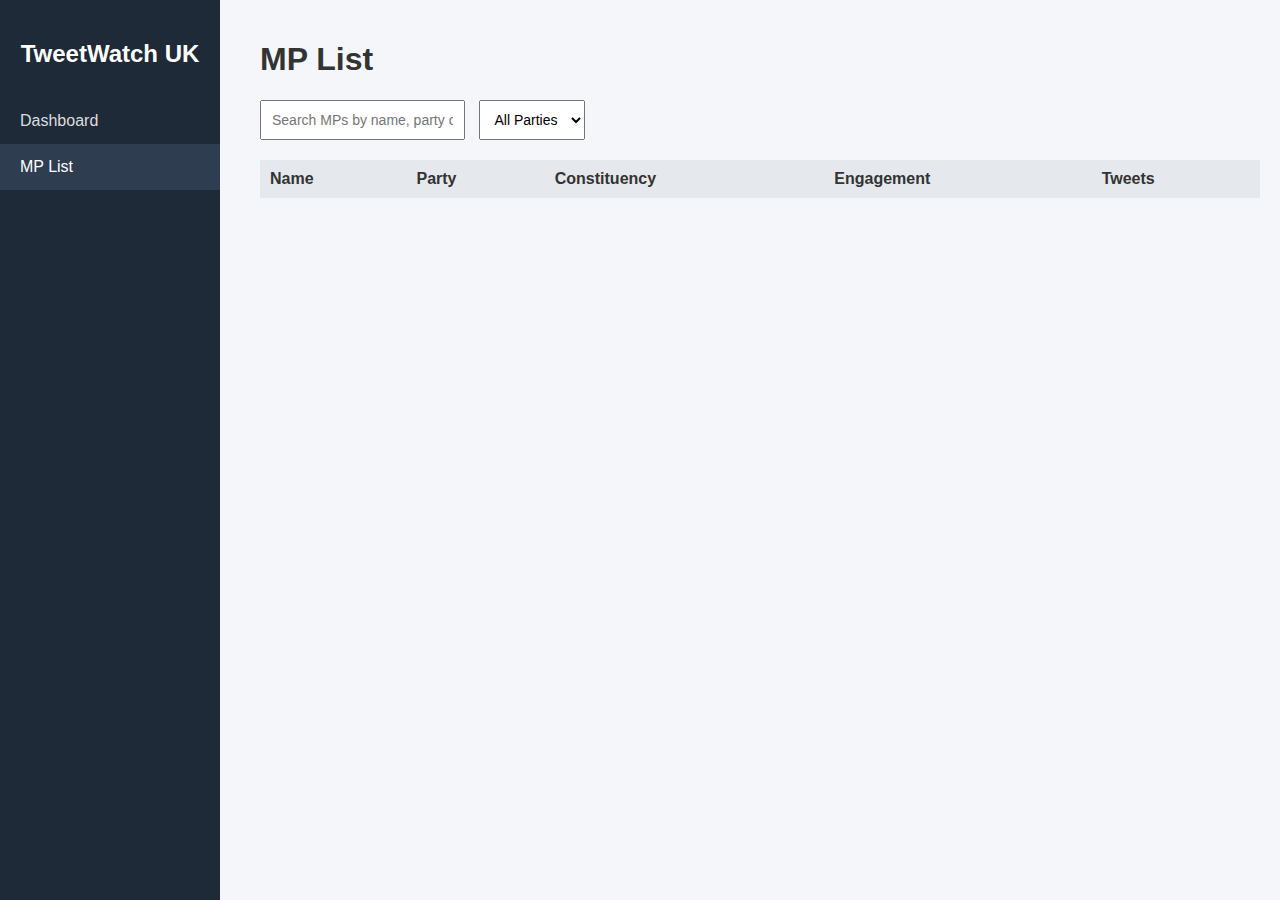
<file: mps.html>
<!DOCTYPE html>
<html lang="en">
<head>
    <meta charset="UTF-8">
    <title>MP List – TweetWatch UK</title>
    <link rel="stylesheet" href="style.css">
    <script defer src="mp_modal.js"></script>
    <script defer src="mps.js"></script>
</head>
<body>

<div class="sidebar">
    <h2>TweetWatch UK</h2>
    <a href="index.html">Dashboard</a>
    <a class="active" href="mps.html">MP List</a>
</div>

<div class="main">
    <h1>MP List</h1>

    <!-- Search + Filters -->
    <div class="filter-bar">
        <input type="text" id="search-input" placeholder="Search MPs by name, party or constituency">
        <select id="party-filter">
            <option value="">All Parties</option>
        </select>
    </div>

    <!-- MP Table -->
    <table class="mp-table" id="mp-table">
        <thead>
            <tr>
                <th>Name</th>
                <th>Party</th>
                <th>Constituency</th>
                <th>Engagement</th>
                <th>Tweets</th>
            </tr>
        </thead>
        <tbody></tbody>
    </table>
</div>

<!-- Modal -->
<div id="mpModal" class="modal">
  <div class="modal-content">
    <span class="close">&times;</span>
    <div id="mpModalBody"></div>
  </div>
</div>

</body>
</html>
</file>
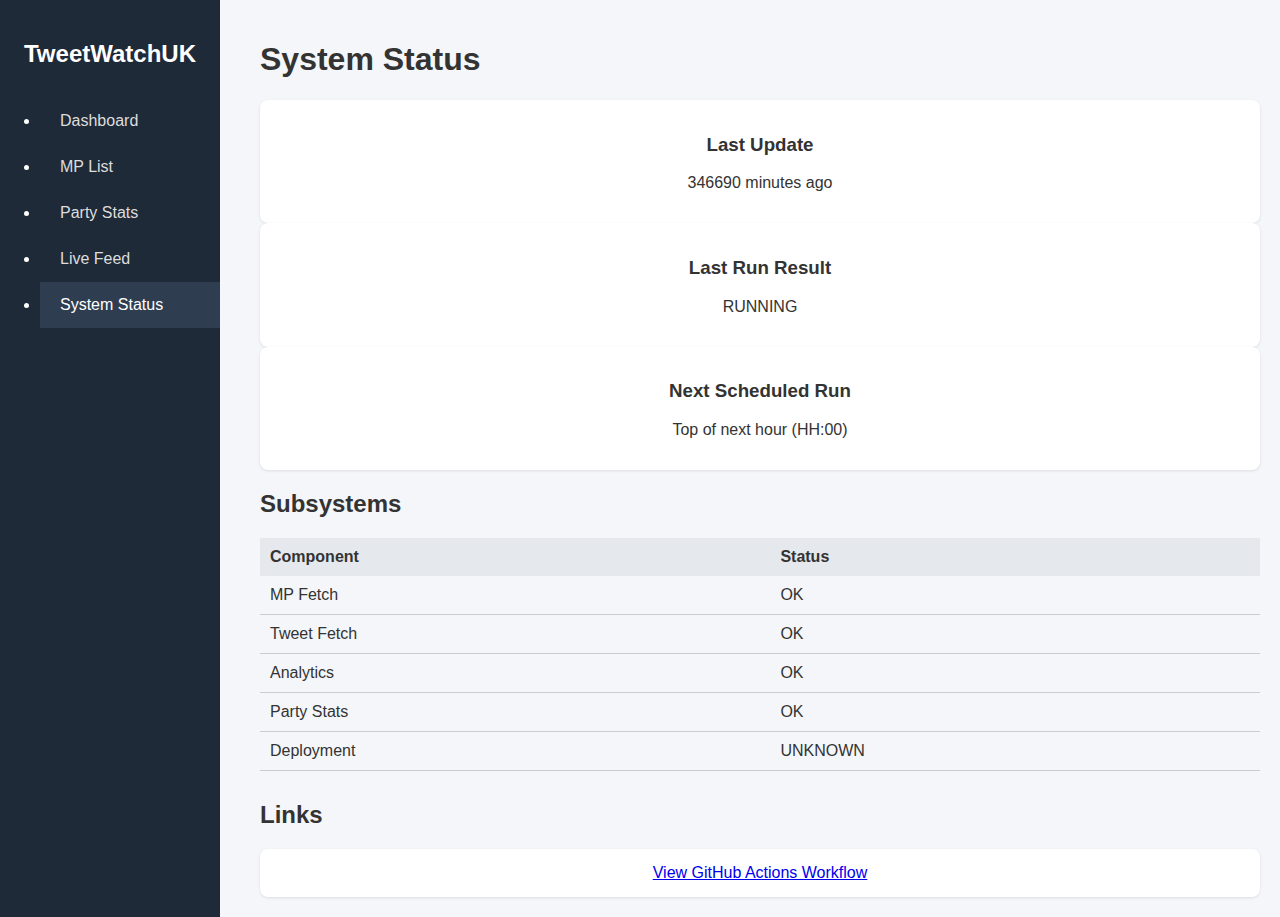
<file: status.html>
<!DOCTYPE html>
<html>
<head>
    <title>System Status – TweetWatchUK</title>
    <link rel="stylesheet" href="style.css">
    <script defer src="status.js"></script>
</head>

<body>

<div class="sidebar">
    <h2>TweetWatchUK</h2>
    <ul>
        <li><a href="index.html">Dashboard</a></li>
        <li><a href="mps.html">MP List</a></li>
        <li><a href="party.html">Party Stats</a></li>
        <li><a href="feed.html">Live Feed</a></li>
        <li><a href="status.html" class="active">System Status</a></li>
    </ul>
</div>

<div class="main">

<h1>System Status</h1>

<div class="metric-card">
    <h3>Last Update</h3>
    <p id="status-last-updated">Loading…</p>
</div>

<div class="metric-card">
    <h3>Last Run Result</h3>
    <p id="status-result">Loading…</p>
</div>

<div class="metric-card">
    <h3>Next Scheduled Run</h3>
    <p>Top of next hour (HH:00)</p>
</div>

<h2>Subsystems</h2>

<table id="status-table">
    <thead>
        <tr>
            <th>Component</th>
            <th>Status</th>
        </tr>
    </thead>
    <tbody>
        <tr><td>MP Fetch</td><td id="comp-mps">Loading…</td></tr>
        <tr><td>Tweet Fetch</td><td id="comp-tweets">Loading…</td></tr>
        <tr><td>Analytics</td><td id="comp-analytics">Loading…</td></tr>
        <tr><td>Party Stats</td><td id="comp-parties">Loading…</td></tr>
        <tr><td>Deployment</td><td id="comp-deploy">Loading…</td></tr>
    </tbody>
</table>

<h2>Links</h2>
<div class="metric-card">
    <a href="https://github.com/j1997sh/TweetWatchUK/actions" target="_blank">
        View GitHub Actions Workflow
    </a>
</div>

</div>

</body>
</html>
</file>
<file: style.css>
body {
    margin: 0;
    font-family: Arial, sans-serif;
    background: #f4f6f9;
    color: #333;
}

/* Sidebar */
.sidebar {
    position: fixed;
    left: 0;
    top: 0;
    width: 220px;
    height: 100%;
    background: #1f2a38;
    color: white;
    padding-top: 20px;
}

.sidebar h2 {
    text-align: center;
    margin-bottom: 30px;
}

.sidebar a {
    display: block;
    padding: 14px 20px;
    color: #ddd;
    text-decoration: none;
}

.sidebar a.active,
.sidebar a:hover {
    background: #2f3d51;
    color: #fff;
}

/* Main content */
.main {
    margin-left: 240px;
    padding: 20px;
}

/* Metrics */
.metrics-grid {
    display: grid;
    grid-template-columns: repeat(4, 1fr);
    gap: 15px;
    margin-bottom: 30px;
}

.metric-card {
    background: white;
    padding: 15px;
    border-radius: 8px;
    box-shadow: 0 1px 3px rgba(0,0,0,0.1);
    text-align: center;
}

/* Leaderboard tables */
table {
    width: 100%;
    border-collapse: collapse;
    margin-bottom: 30px;
}

table th {
    background: #e5e8ec;
    padding: 10px;
    text-align: left;
}

table td {
    padding: 10px;
    border-bottom: 1px solid #ccc;
}

.filter-bar {
    margin-bottom: 20px;
}

.filter-bar input,
.filter-bar select {
    padding: 10px;
    font-size: 14px;
    margin-right: 10px;
}

/* Modal */
.modal {
  display: none;
  position: fixed;
  z-index: 999;
  left: 0;
  top: 0;
  width: 100%;
  height: 100%;
  background: rgba(0,0,0,0.4);
}

.modal-content {
  background: #fff;
  margin: 10% auto;
  padding: 20px;
  width: 60%;
  border-radius: 10px;
}

.close {
  float: right;
  font-size: 24px;
  cursor: pointer;
}
</file>
